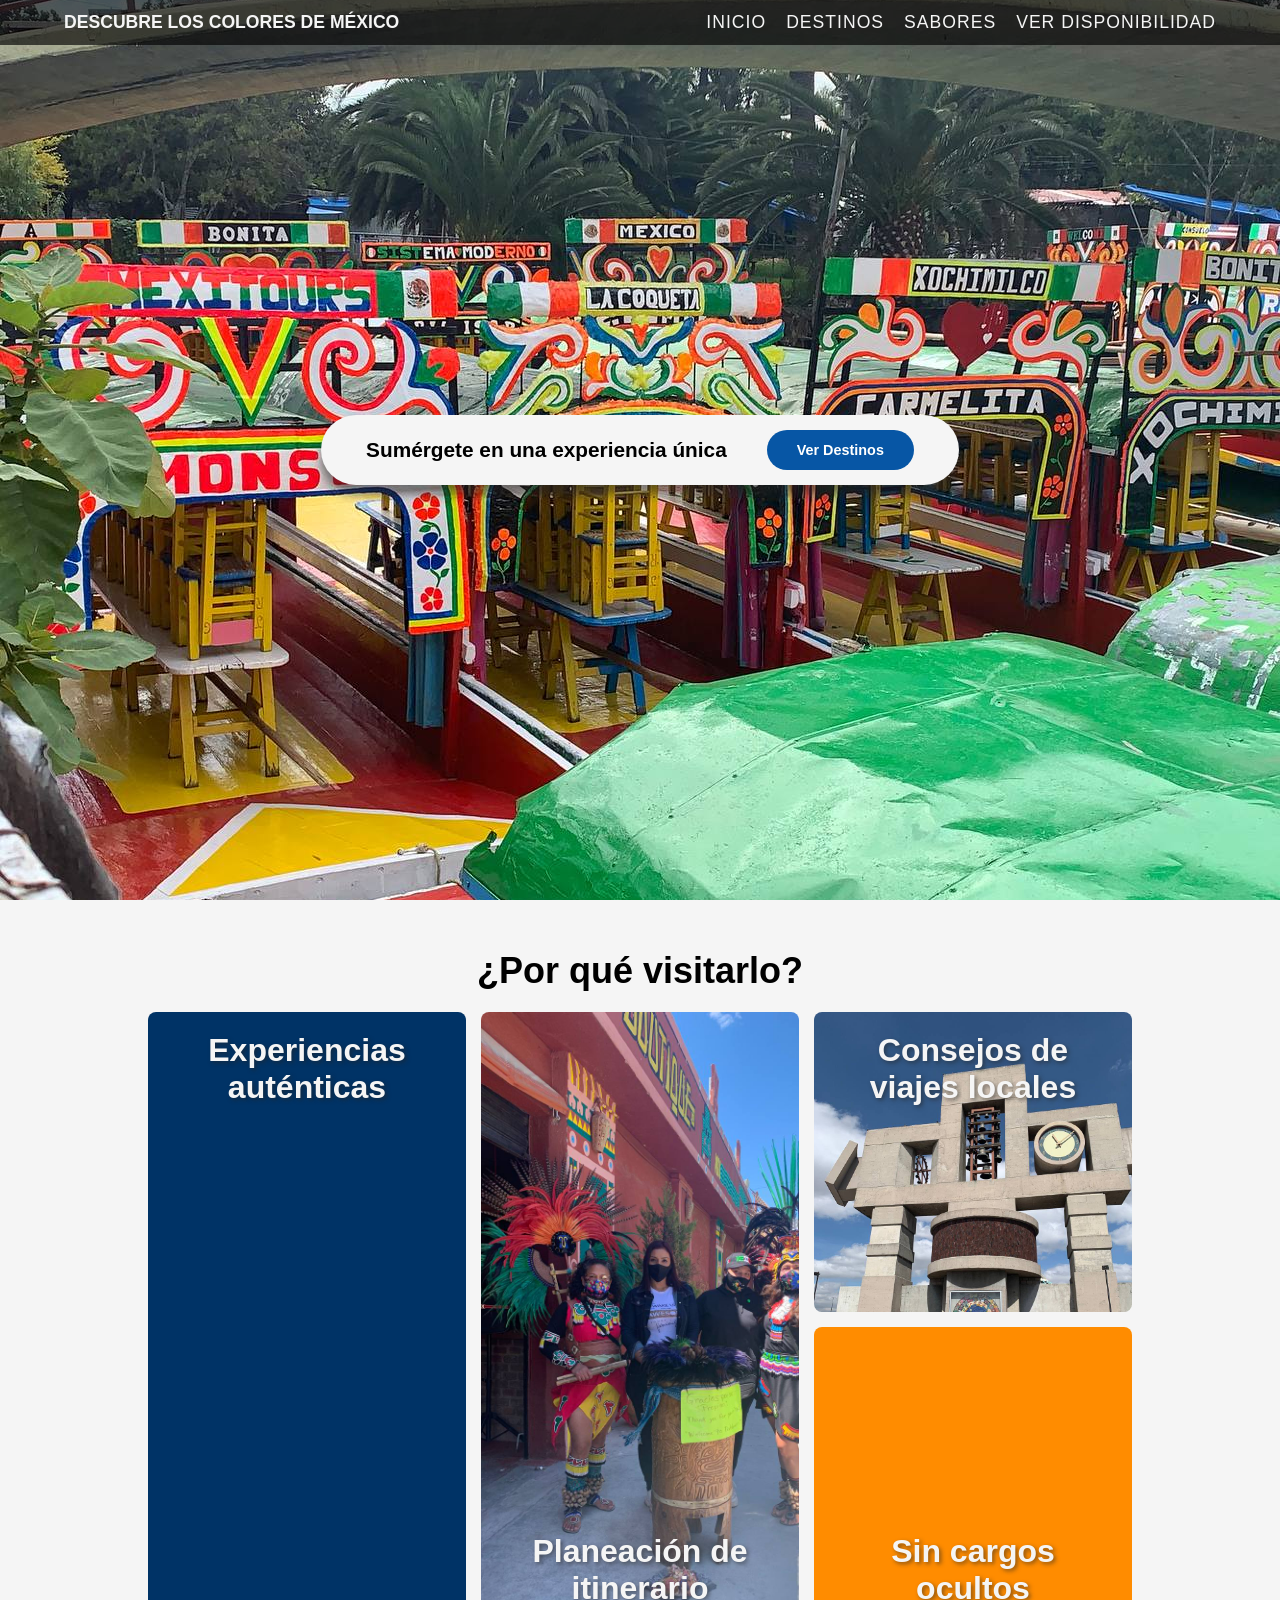
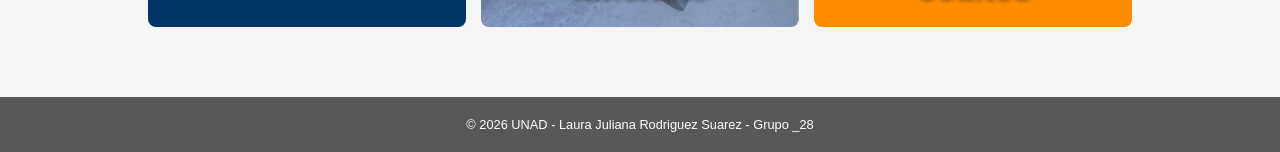
<file: index.html>
<!DOCTYPE html>
<html lang="es">
<head>
    <meta charset="UTF-8">
    <meta name="viewport" content="width=device-width,initial-scale=1.0">
    <title>Los Colores de México | Inicio</title>
    <link rel="stylesheet" href="css/estilos.css">
</head>
<script src="js/script.js"></script>
<body>
    <header class="barra-principal">
        <div> 
            <h1>Descubre los Colores de México</h1>
        </div>
        <nav class="menu-navegacion" aria-label="Navegación principal">
            <ul>
                <li><a href="index.html" aria-label="Ir al inicio">Inicio</a></li>
                <li><a href="destinos.html" aria-label="Ver destinos turísticos">Destinos</a></li>
                <li><a href="sabores.html" aria-label="Conocer platos típicos">Sabores</a></li>
                <li><a href="ver-disponibilidad.html" aria-label="Ver fechas y eventos importantes">Ver Disponibilidad</a></li>
            </ul>
        </nav>
    </header>

    <main>
        <section class="hero-section">
            <div class="contenido-hero">
                <div class="capsula-blanca">
                    <span class="texto-capsula">Sumérgete en una experiencia única</span>
                    <a href="destinos.html" class='boton-azul'>Ver Destinos</a>
                </div>
            </div>
        </section>
        <section class="porque-visitarlo">
            <h2>¿Por qué visitarlo?</h2>
            <div class="grid-layout">
                <article class="tarjeta azul-grande">Experiencias auténticas</article>
                <article class="tarjeta mujeres-central">Planeación de itinerario</article>
                <article class="tarjeta campana-derecha">Consejos de viajes locales</article>
                <article class="tarjeta naranja-pequeña">Sin cargos ocultos</article>
            </div>
        </section>
        
    </main>

    <footer>
        <p>&copy; 2026 UNAD - Laura Juliana Rodriguez Suarez - Grupo _28</p>
    </footer>
</body>
</html>
</file>
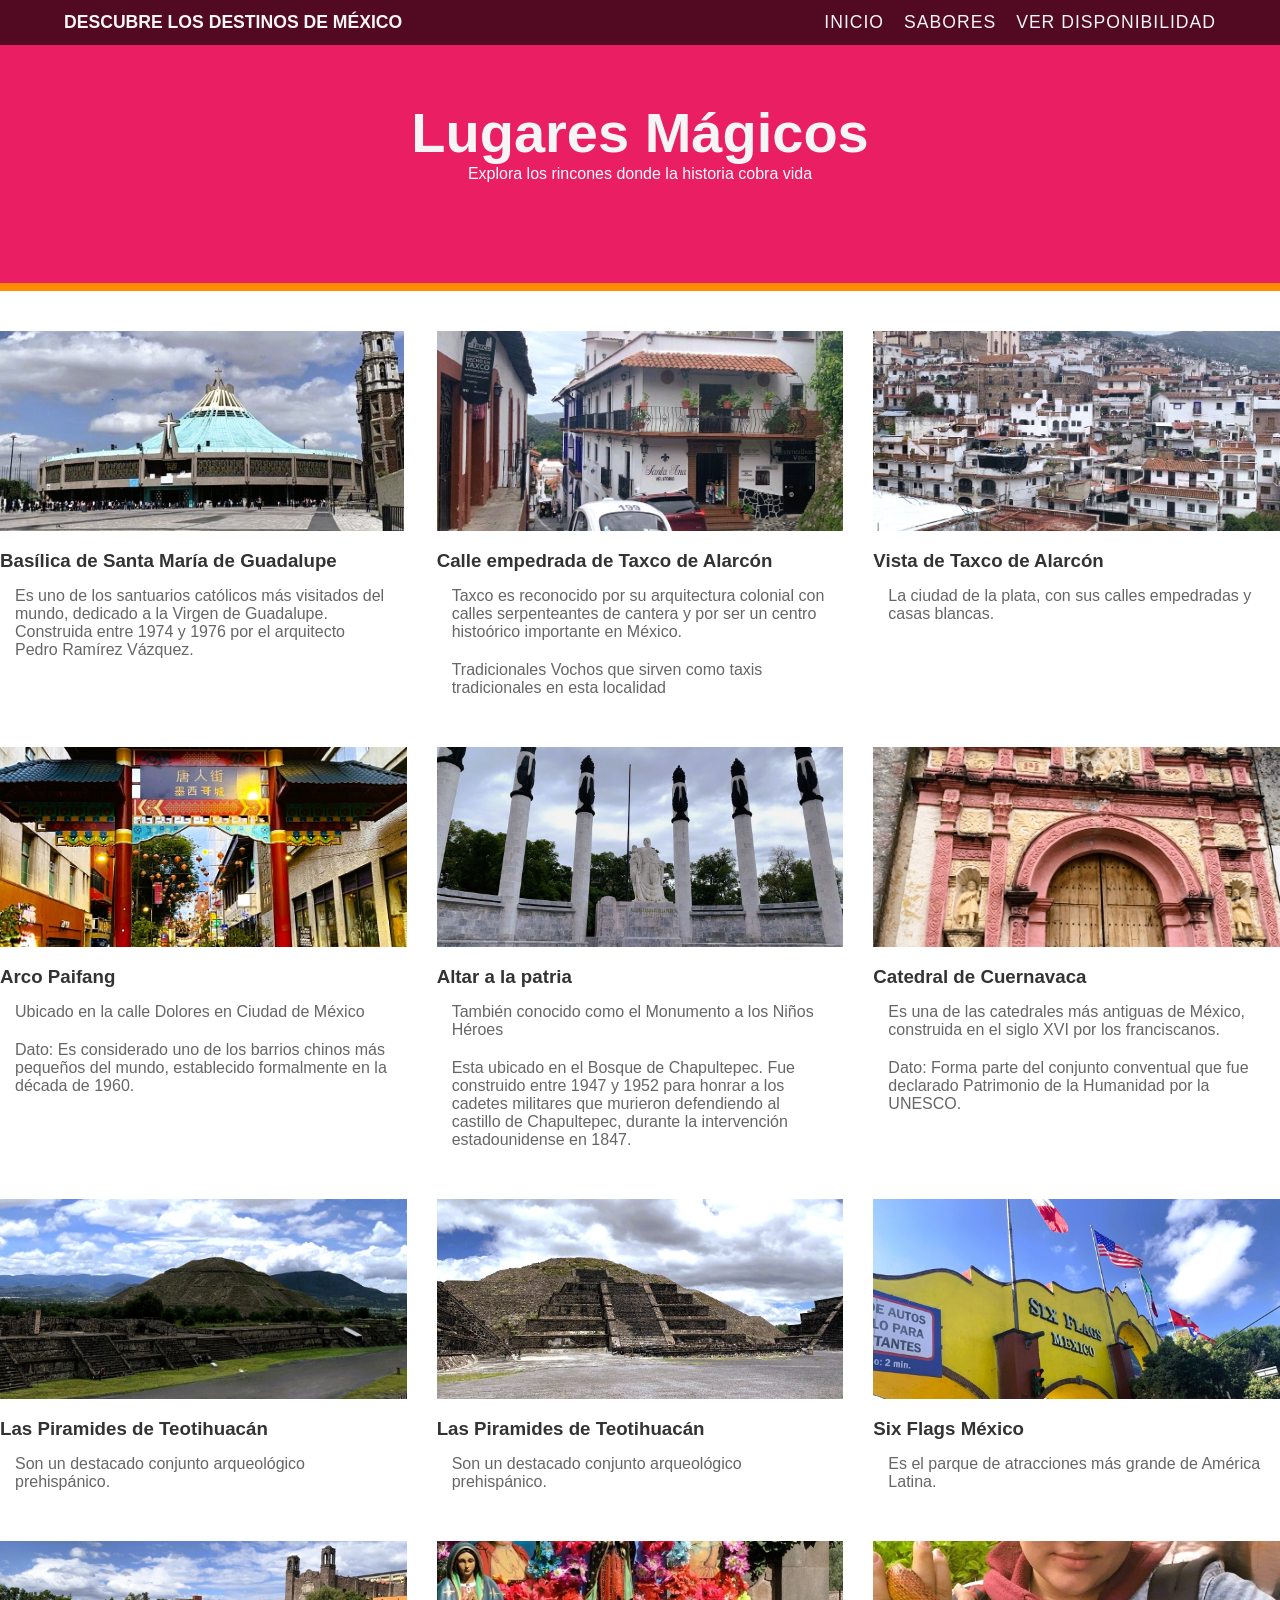
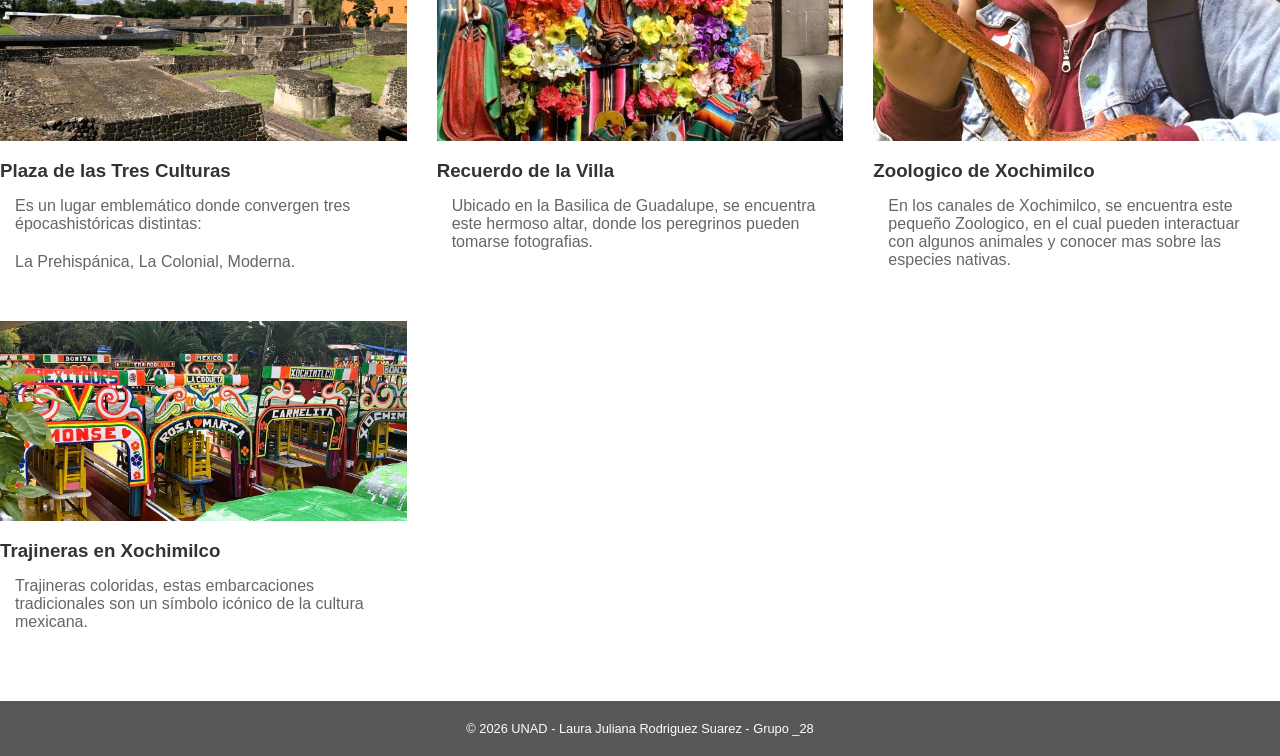
<file: destinos.html>
<!DOCTYPE html>
<html lang="es">
    <head>
    <meta charset="UTF-8">
    <meta name="viewport" content="width=device-width,initial-scale=1.0">
    <title>Destinos Mágicos | Los colores de México</title>
    <link rel="stylesheet" href="css/estilos.css">
</head>
<body>

    <header class="barra-principal">
        <div class="logo">
            <h1>Descubre los destinos de México</h1>
        </div>
        <nav class="menu-navegacion">
            <ul>
                <li><a href="index.html">Inicio</a></li>
                <li><a href="sabores.html">Sabores</a></li>
                <li><a href="ver-disponibilidad.html">Ver Disponibilidad</a></li>
            </ul>
        </nav>
    </header>

    <main>
        <section class="hero-destinos">
            <h2>Lugares Mágicos</h2>
            <p>Explora los rincones donde la historia cobra vida</p>
        </section>

        <section class="contenedor">
            <div class="grid-destinos">
                <article class="tarjeta-destino">
                    <img src="images/Destinos/Basilica de Guadalupe 1.jpg" alt="Basilica de Guadalupe">
                    <h3> Basílica de Santa María de Guadalupe</h3>
                    <p>Es uno de los santuarios católicos más visitados del mundo, dedicado a la Virgen de Guadalupe.
                        Construida entre 1974 y 1976 por el arquitecto Pedro Ramírez Vázquez.</p>
                </article>

                <article class="tarjeta-destino">
                    <img src="images/Destinos/Taxco.jpg" alt="Taxco de Alarcon">
                    <h3> Calle empedrada de Taxco de Alarcón</h3>
                    <p>Taxco es reconocido por su arquitectura colonial con calles serpenteantes de cantera y por ser un centro histoórico
                        importante en México.</p>
                    <p>Tradicionales Vochos que sirven como taxis tradicionales en esta localidad</p>
                </article>

                <article class="tarjeta-destino">
                    <img src="images/Destinos/Taxco de Alarcon.jpg" alt="Taxco de Alarcon">
                    <h3> Vista de Taxco de Alarcón</h3>
                    <p>La ciudad de la plata, con sus calles empedradas y casas blancas.</p>
                </article>

                <article class="tarjeta-destino">
                    <img src="images/Destinos/Barrio Chino Mexico.jpg" alt="Arco Paifang">
                    <h3> Arco Paifang</h3>
                    <p>Ubicado en la calle Dolores en Ciudad de México</p>
                    <p>Dato: Es considerado uno de los barrios chinos más pequeños del mundo, establecido formalmente en la década de 1960.</p>
                </article>

                <article class="tarjeta-destino">
                    <img src="images/Destinos/Altar a la patria Bosque de Chapultepec.jpg" alt="Altar a la patria">
                    <h3> Altar a la patria</h3>
                    <p>También conocido como el Monumento a los Niños Héroes</p>
                    <p>Esta ubicado en el Bosque de Chapultepec. Fue construido entre 1947 y 1952 para honrar a los cadetes militares que murieron defendiendo
                        al castillo de Chapultepec, durante la intervención estadounidense en 1847.
                    </p>
                </article>

                <article class="tarjeta-destino">
                    <img src="images/Destinos/Cuernavaca 2.png" alt="Catedral de Cuernavaca">
                    <h3> Catedral de Cuernavaca</h3>
                    <p>Es una de las catedrales más antiguas de México, construida en el siglo XVI por los franciscanos.</p>
                    <p>Dato: Forma parte del conjunto conventual que fue declarado Patrimonio de la Humanidad por la UNESCO.</p>
                </article>

                <article class="tarjeta-destino">
                    <img src="images/Destinos/Piramides de teotihuacan 1.jpg" alt="Piramides de teotihuacan">
                    <h3>Las Piramides de Teotihuacán</h3>
                    <p>Son un destacado conjunto arqueológico prehispánico.</p>
                </article>

                <article class="tarjeta-destino">
                    <img src="images/Destinos/Piramides de Teotihuacan.jpg" alt="Piramides de teotihuacan">
                    <h3>Las Piramides de Teotihuacán</h3>
                    <p>Son un destacado conjunto arqueológico prehispánico.</p>
                </article>

                <article class="tarjeta-destino">
                    <img src="images/Destinos/Six Flags.jpg" alt="Six Flags">
                    <h3>Six Flags México</h3>
                    <p>Es el parque de atracciones más grande de América Latina.</p>
                </article>

                <article class="tarjeta-destino">
                    <img src="images/Destinos/Tlatelolco.jpg" alt="Tlatelolco">
                    <h3>Plaza de las Tres Culturas</h3>
                    <p>Es un lugar emblemático donde convergen tres épocashistóricas distintas:</p>
                    <p>La Prehispánica, La Colonial, Moderna.</p>
                </article>

                <article class="tarjeta-destino">
                    <img src="images/Destinos/Villa Gustavo A. Madero.jpg" alt="Villa Gustavo A. Madero">
                    <h3>Recuerdo de la Villa</h3>
                    <p>Ubicado en la Basilica de Guadalupe, se encuentra este hermoso altar, donde los peregrinos pueden tomarse fotografias.</p>
                </article>

                <article class="tarjeta-destino">
                    <img src="images/Destinos/Xochimilco 1.jpg" alt="Xochimilco">
                    <h3>Zoologico de Xochimilco</h3>
                    <p>En los canales de Xochimilco, se encuentra este pequeño Zoologico, en el cual pueden interactuar con algunos animales y conocer mas sobre las especies nativas.</p>
                </article>

                <article class="tarjeta-destino">
                    <img src="images/Destinos/Xochimilco.jpg" alt="Xochimilco">
                    <h3>Trajineras en Xochimilco</h3>
                    <p>Trajineras coloridas, estas embarcaciones tradicionales son un símbolo icónico de la cultura mexicana.</p>
                </article>
            </div>
        </section>
    </main>
    <footer>
        <p>&copy; 2026 UNAD - Laura Juliana Rodriguez Suarez - Grupo _28</p>
    </footer>
</body>
</html>
</file>
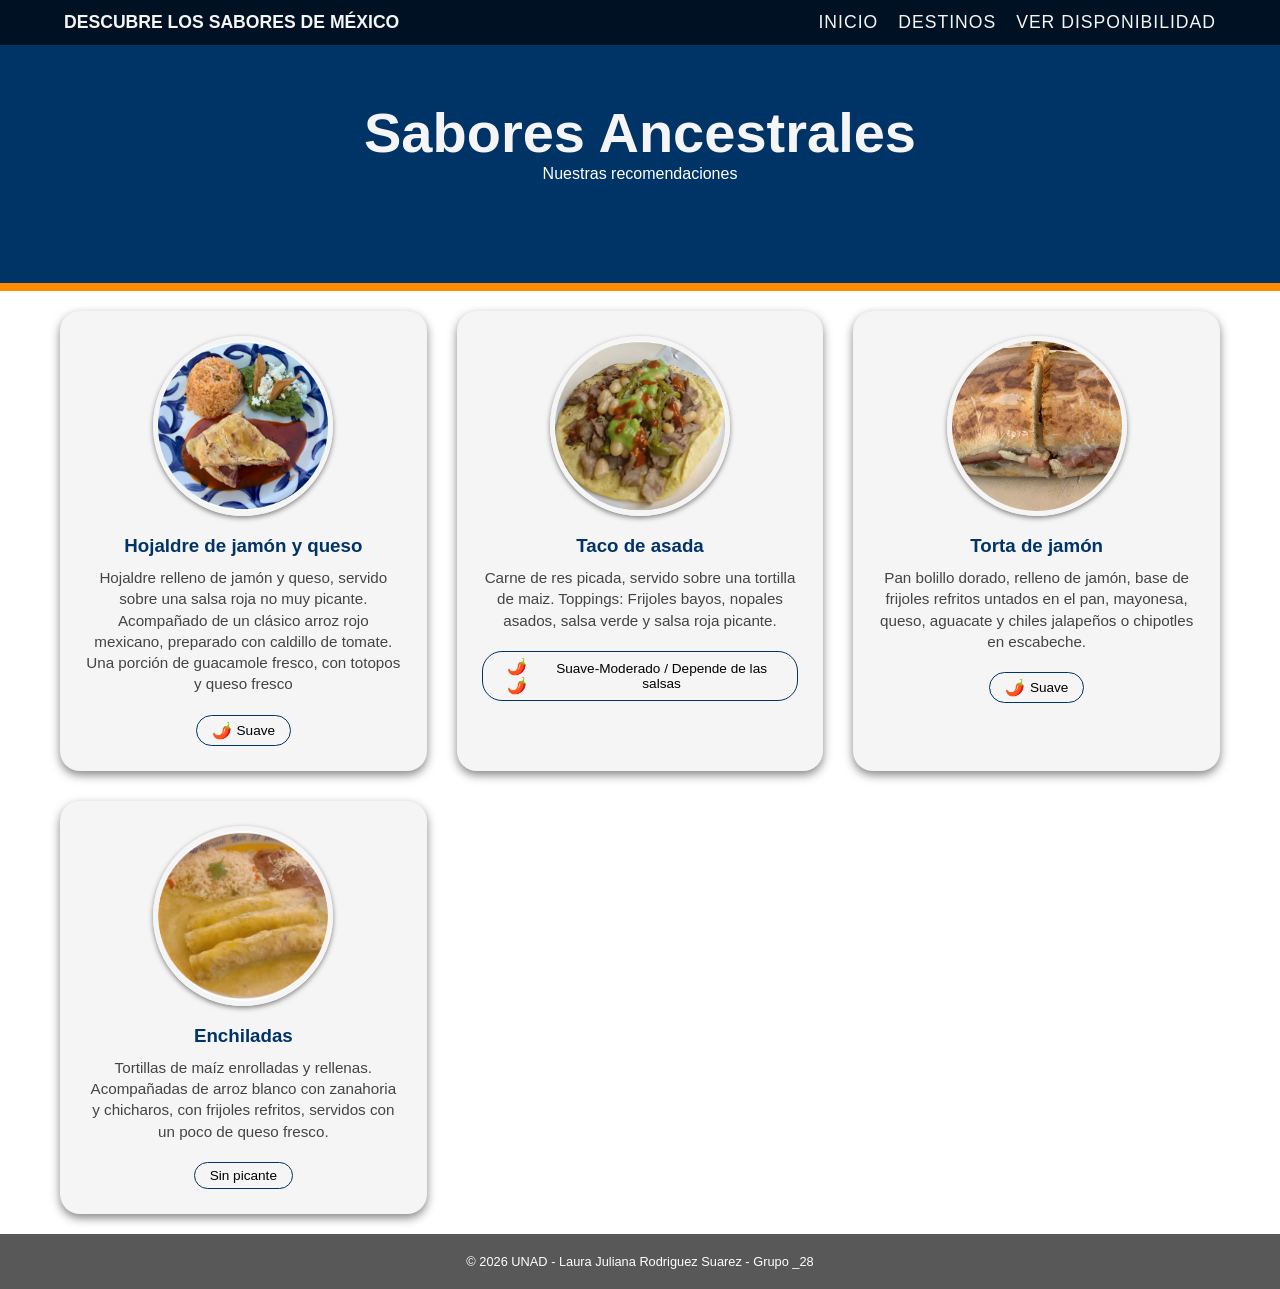
<file: sabores.html>
<!DOCTYPE html>
<html lang="es">
    <head>
    <meta charset="UTF-8">
    <meta name="viewport" content="width=device-width,initial-scale=1.0">
    <title>Sabores Ancestrales | Los colores de México</title>
    <link rel="stylesheet" href="css/estilos.css">
</head>
<body>

    <header class="barra-principal">
        <div class="logo">
            <h1>Descubre los sabores de México</h1>
        </div>
        <nav class="menu-navegacion">
            <ul>
                <li><a href="index.html">Inicio</a></li>
                <li><a href="destinos.html">Destinos</a></li>
                <li><a href="ver-disponibilidad.html">Ver Disponibilidad</a></li>
            </ul>
        </nav>
    </header>

    <main>
        <section class="seccion-sabores">
            <h1>Sabores Ancestrales</h1>
            <p>Nuestras recomendaciones</p>
        </section>
    </main>

    <section class="menu-sabores">
        <div class="contenedor-platos">

            <article class="plato-card">
                <img src="images/Sabores/arrozz.jpg" alt="Hojaldre relleno de jamón y queso" class="foto-plato">
                <h3>Hojaldre de jamón y queso</h3>
                <p>Hojaldre relleno de jamón y queso, servido sobre una salsa roja no muy picante.
                Acompañado de un clásico arroz rojo mexicano, preparado con caldillo de tomate.
                Una porción de guacamole fresco, con totopos y queso fresco</p>
                <div class="nivel-picante">
                    <div class="badge"><span>🌶️</span> Suave</div>
                </div>
            </article>

            <article class="plato-card">
                <img src="images/Sabores/taco.jpg" alt="Taco de  asada" class="foto-plato">
                <h3>Taco de asada</h3>
                <p>Carne de res picada, servido sobre una tortilla de maiz.
                    Toppings: Frijoles bayos, nopales asados, salsa verde y salsa roja picante.</p>
                <div class="nivel-picante">
                    <div class="badge"><span>🌶️🌶️</span> Suave-Moderado / Depende de las salsas</div>
                </div>
            </article>

            <article class="plato-card">
                <img src="images/Sabores/torta de jamon.jpg" alt="Torta de jamón" class="foto-plato">
                <h3>Torta de jamón</h3>
                <p>Pan bolillo dorado, relleno de jamón, base de frijoles refritos untados en el pan, mayonesa,
                     queso, aguacate y chiles jalapeños o chipotles en escabeche.
                </p>
                <div class="nivel-picante">
                    <div class="badge"><span>🌶️</span> Suave</div>
                </div>
            </article>

            <article class="plato-card">
                <img src="images/Sabores/Enchiladas.jpg" alt="Enchiladas" class="foto-plato">
                <h3>Enchiladas</h3>
                <p>Tortillas de maíz enrolladas y rellenas. Acompañadas de arroz blanco con zanahoria y chicharos, 
                con frijoles refritos, servidos con un poco de queso fresco. 
                </p>
                <div class="nivel-picante">
                    <div class="badge">Sin picante</div>
                </div>
            </article>
        </div>
    </section>

    <footer>
        <p>&copy; 2026 UNAD - Laura Juliana Rodriguez Suarez - Grupo _28</p>
    </footer>
</body>
</html>
</file>
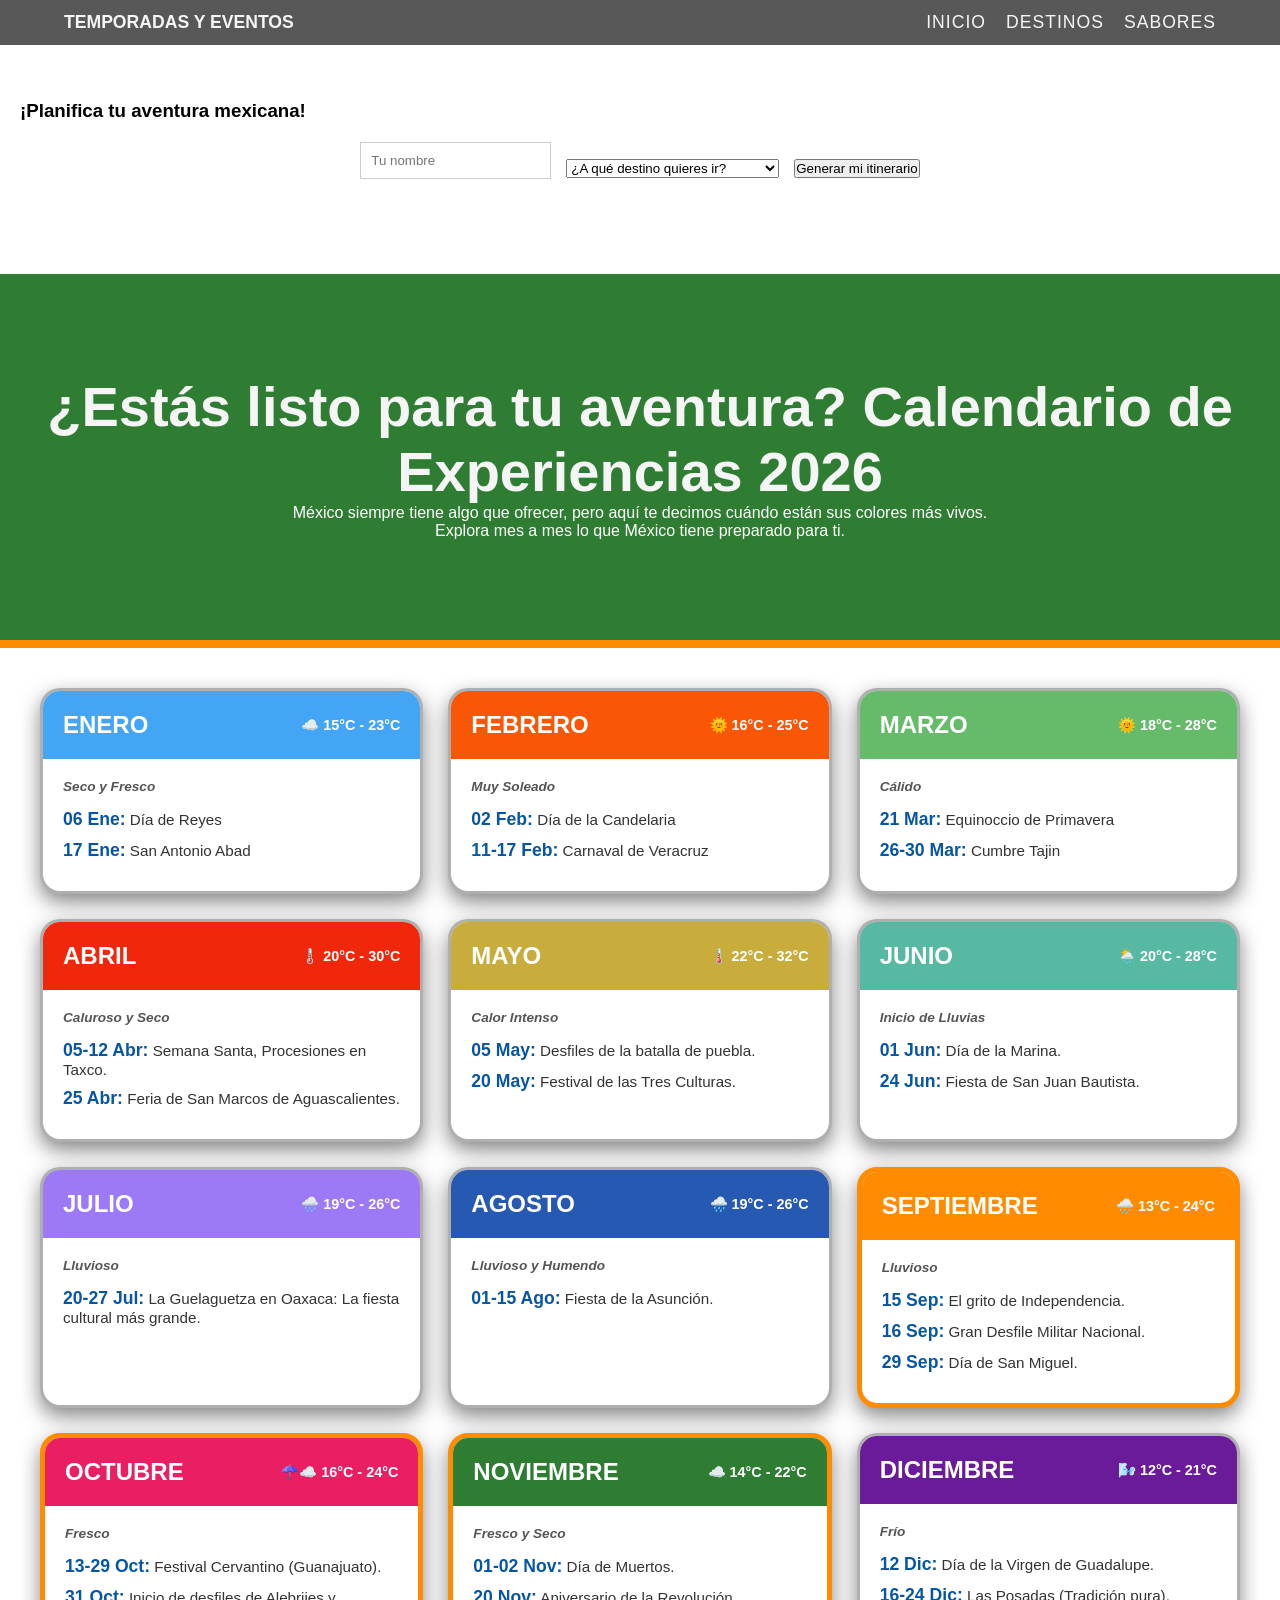
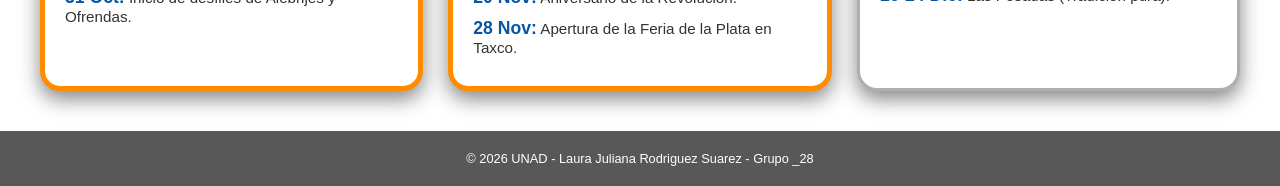
<file: ver-disponibilidad.html>
<!DOCTYPE html>
<html lang="es">
    <head>
    <meta charset="UTF-8">
    <meta name="viewport" content="width=device-width,initial-scale=1.0">
    <title>Cuándo Viajar | Los colores de México</title>
    <link rel="stylesheet" href="css/estilos.css">
    <script src="js/script.js"></script>
</head>
<body>

    <header class="barra-principal">
        <div class="logo">
            <h1>Temporadas y Eventos</h1>
        </div>
        <nav class="menu-navegacion">
            <ul>
                <li><a href="index.html">Inicio</a></li>
                <li><a href="destinos.html">Destinos</a></li>
                <li><a href="sabores.html">Sabores</a></li>
            </ul>
        </nav>
    </header>

    <main>
        <section class="seccion-interactiva"> 
            <h3> ¡Planifica tu aventura mexicana! </h3>
            <div class="formulario-plan">
                <input type="text" id="nombreUsuario" placeholder="Tu nombre">

                <select id="seleccionDestino">
                    <option value="" disabled selected> ¿A qué destino quieres ir?</option>
                    <option value="Xochimilco">Xochimilco (CDMX)</option>
                    <option value="Taxco">Taxco (Guerrero)</option>
                    <option value="Teotihuacán">Teotihuacán (Estado de México)</option>
                    <option value="Coyoacan">Coyoacan (CDMX)</option>
                    <option value="Basílica (CDMX)">Basílica de Guadalupe</option>
                </select>
                <button id="btnPlanear">Generar mi itinerario</button>
            </div>
        </section>

        <div id="modalItinerario" class="modal">
            <div class="modal-content">
                <span class="close-modal">&times;</span>
                <div id="contenidoDinamico"></div>
            </div>
        </div>
    

        <section class="hero-calendario">
            <h2>¿Estás listo para tu aventura? Calendario de Experiencias 2026</h2>
            <p>México siempre tiene algo que ofrecer, pero aquí te decimos cuándo están sus colores más vivos.</p>
            <p>Explora mes a mes lo que México tiene preparado para ti.</p>     
        </section>

        <div class="contenedor-grid">
            <article class="card-mes enero">
                <div class="header-mes">
                    <h3>Enero</h3>
                    <span class="clima">☁️ 15°C - 23°C</span>
                </div>
                <div class="cuerpo-mes">
                    <p class="tip-clima">Seco y Fresco</p>
                    <ul class="lista-eventos">
                        <li><strong>06 Ene:</strong> Día de Reyes</li>
                        <li><strong>17 Ene:</strong> San Antonio Abad</li>
                    </ul>
                </div>
            </article>

            <article class="card-mes febrero">
                <div class="header-mes">
                    <h3>Febrero</h3>
                    <span class="clima">🌞 16°C - 25°C</span>
                </div>
                <div class="cuerpo-mes">
                    <p class="tip-clima">Muy Soleado</p>
                    <ul class="lista-eventos">
                        <li><strong>02 Feb:</strong> Día de la Candelaria</li>
                        <li><strong>11-17 Feb:</strong> Carnaval de Veracruz</li>
                    </ul>
                </div>
            </article>

            <article class="card-mes marzo">
                <div class="header-mes">
                    <h3>Marzo</h3>
                    <span class="clima">🌞 18°C - 28°C</span>
                </div>
                <div class="cuerpo-mes">
                    <p class="tip-clima">Cálido</p>
                    <ul class="lista-eventos">
                        <li><strong>21 Mar:</strong> Equinoccio de Primavera</li>
                        <li><strong>26-30 Mar:</strong> Cumbre Tajin</li>
                    </ul>
                </div>
            </article>

            <article class="card-mes abril">
                <div class="header-mes">
                    <h3>Abril</h3>
                    <span class="clima">🌡️ 20°C - 30°C</span>
                </div>
                <div class="cuerpo-mes">
                    <p class="tip-clima">Caluroso y Seco</p>
                    <ul class="lista-eventos">
                        <li><strong>05-12 Abr:</strong> Semana Santa, Procesiones en Taxco.</li>
                        <li><strong>25 Abr:</strong> Feria de San Marcos de Aguascalientes.</li>
                    </ul>
                </div>
            </article>

            <article class="card-mes mayo">
                <div class="header-mes">
                    <h3>Mayo</h3>
                    <span class="clima">🌡️ 22°C - 32°C</span>
                </div>
                <div class="cuerpo-mes">
                    <p class="tip-clima">Calor Intenso</p>
                    <ul class="lista-eventos">
                        <li><strong>05 May:</strong> Desfiles de la batalla de puebla.</li>
                        <li><strong>20 May:</strong> Festival de las Tres Culturas.</li>
                    </ul>
                </div>
            </article>

            <article class="card-mes junio">
                <div class="header-mes">
                    <h3>Junio</h3>
                    <span class="clima">🌦️ 20°C - 28°C</span>
                </div>
                <div class="cuerpo-mes">
                    <p class="tip-clima">Inicio de Lluvias</p>
                    <ul class="lista-eventos">
                        <li><strong>01 Jun:</strong> Día de la Marina.</li>
                        <li><strong>24 Jun:</strong> Fiesta de San Juan Bautista.</li>
                    </ul>
                </div>
            </article>

            <article class="card-mes julio">
                <div class="header-mes">
                    <h3>Julio</h3>
                    <span class="clima">🌧️ 19°C - 26°C</span>
                </div>
                <div class="cuerpo-mes">
                    <p class="tip-clima">Lluvioso</p>
                    <ul class="lista-eventos">
                        <li><strong>20-27 Jul:</strong> La Guelaguetza en Oaxaca: La fiesta cultural más grande.</li>
                    </ul>
                </div>
            </article>

            <article class="card-mes agosto">
                <div class="header-mes">
                    <h3>Agosto</h3>
                    <span class="clima">🌧️ 19°C - 26°C</span>
                </div>
                <div class="cuerpo-mes">
                    <p class="tip-clima">Lluvioso y Humendo</p>
                    <ul class="lista-eventos">
                        <li><strong>01-15 Ago:</strong> Fiesta de la Asunción.</li>
                    </ul>
                </div>
            </article>

            <article class="card-mes septiembre destacado">
                <div class="header-mes">
                    <h3>Septiembre</h3>
                    <span class="clima">🌧️ 13°C - 24°C</span>
                </div>
                <div class="cuerpo-mes">
                    <p class="tip-clima">Lluvioso</p>
                    <ul class="lista-eventos">
                        <li><strong>15 Sep:</strong> El grito de Independencia.</li>
                        <li><strong>16 Sep:</strong> Gran Desfile Militar Nacional.</li>
                        <li><strong>29 Sep:</strong> Día de San Miguel.</li>
                    </ul>
                </div>
            </article>

            <article class="card-mes octubre destacado">
                <div class="header-mes">
                    <h3>Octubre</h3>
                    <span class="clima">☂️☁️ 16°C - 24°C</span>
                </div>
                <div class="cuerpo-mes">
                    <p class="tip-clima">Fresco</p>
                    <ul class="lista-eventos">
                        <li><strong>13-29 Oct:</strong> Festival Cervantino (Guanajuato).</li>
                        <li><strong>31 Oct:</strong> Inicio de desfiles de Alebrijes y Ofrendas.</li>
                    </ul>
                </div>
            </article>

            <article class="card-mes noviembre destacado">
                <div class="header-mes">
                    <h3>Noviembre</h3>
                    <span class="clima">☁️ 14°C - 22°C</span>
                </div>
                <div class="cuerpo-mes">
                    <p class="tip-clima">Fresco y Seco</p>
                    <ul class="lista-eventos">
                        <li><strong>01-02 Nov:</strong> Día de Muertos.</li>
                        <li><strong>20 Nov:</strong> Aniversario de la Revolución.</li>
                        <li><strong>28 Nov:</strong> Apertura de la Feria de la Plata en Taxco.</li>
                    </ul>
                </div>
            </article>

            <article class="card-mes diciembre">
                <div class="header-mes">
                    <h3>Diciembre</h3>
                    <span class="clima">🌬️ 12°C - 21°C</span>
                </div>
                <div class="cuerpo-mes">
                    <p class="tip-clima">Frío</p>
                    <ul class="lista-eventos">
                        <li><strong>12 Dic:</strong> Día de la Virgen de Guadalupe.</li>
                        <li><strong>16-24 Dic:</strong> Las Posadas (Tradición pura).</li>
                    </ul>
                </div>
            </article>
        </div>
    </main>
    <footer>
        <p>&copy; 2026 UNAD - Laura Juliana Rodriguez Suarez - Grupo _28</p>
    </footer>
</body>
</html>
</file>
<file: css/estilos.css>
* {
    margin: 0;
    padding: 0;
    box-sizing: border-box;
}

:root {
    --negro-transparente: rgba(0, 0, 0, 0.654);
    --naranja-cempasuchil: #FF8C00;
    --azul-talavera: #003366;
    --boton-azul: #0756a5;
    --rosa-mexicano: #E91E63;
    --verde-mexicano: #2e7d32;
    --morado-alebrije: #6a1b9a;
    --blanco-barroco: #f5f5f5;
    --sombreados: #2222228c;
    --texto: #000000;
}

a:focus, button:focus {
    outline: 3px solid var(--naranja-cempasuchil);
    outline-offset: 3px;
}

body,html {
    margin: 0;
    padding: 0;
    height: 100%;
    font-family: 'Segoe UI', sans-serif;
    scroll-behavior: smooth;
}

.barra-principal {
    background-color: var(--negro-transparente);
    display: flex;
    justify-content: space-between;
    align-items: center;
    padding: 12px 5%;
    position: fixed;
    top: 0;
    left: 0;
    right: 0;
    z-index: 1000;
}

.barra-principal h1 {
    color: var(--blanco-barroco);
    font-size: 1.1rem;
    text-transform: uppercase;
    margin: 0;
}

.menu-navegacion ul {
    display: flex;
    list-style: none;
    align-items: center;
    gap: 20px;
    margin: 0;
}

.menu-navegacion a {
    color: var(--blanco-barroco);
    text-decoration: none;
    font-size: 1.1rem;
    letter-spacing: 1px;
    text-transform: uppercase;
}

.boton-azul {
    background-color: var(--boton-azul);
    color: white;
    text-decoration: none;
    padding: 12px 30px;
    border-radius: 100px;
    font-size: 0.9rem;
    font-weight: bold;
    transition: 0.3s;
}

.boton-azul:hover {
    background-color: var(--azul-talavera);
}

.hero-section {
    height: 100vh;
    background: url('../images/inicio/BARCAS.jpg') center center;
    background-size: cover;
    background-position: center;
    display: flex;
    justify-content: center;
    align-items: center;
}

.capsula-blanca{
    background-color: var(--blanco-barroco);
    display: flex;
    align-items: center;
    justify-content: space-between;
    padding: 15px 45px;
    border-radius: 100px;
    width: 100%;
    max-width: 800px;
    box-shadow: 0 10px 10px var(--sombreados);
    gap: 40px;
    margin: 0 auto;
}

.texto-capsula {
    font-size: 1.3rem;
    color:var(--texto);
    font-weight: bold;
}

.porque-visitarlo {
    padding: 50px 10%;
    background-color: var(--blanco-barroco);
    font-size: 1.5rem;
    text-align: center;
}

footer {
    background-color: var(--negro-transparente);
    color: white;
    text-align: center;
    padding: 15px;
    font-size: 0.8rem;
}

.grid-layout {
    display: grid;
    grid-template-columns: repeat(3, 1fr);
    grid-template-rows: auto;
    gap: 15px;
    max-width: 1100px;
    margin:  0 auto;
    padding: 20px;
}
.tarjeta {
    padding: 20px;
    color: var(--blanco-barroco);
    font-weight: bold;
    display: flex;
    background-size: cover;
    background-position: center;
    border-radius: 8px;
    font-size: 2rem;
    text-shadow: 2px 2px 4px var(--sombreados);
    min-height: 300px;
}


.tarjeta.azul-grande {
    grid-column: 1 / 2;
    grid-row: 1 / 3; 
    background-color: var(--azul-talavera);
}

.tarjeta.mujeres-central {
    grid-column: 2 / 3;
    grid-row: 1 / 3;
    background: url('../images/inicio/mujeres.jpg');
    background-size: cover;
    background-repeat: no-repeat;
    align-items: flex-end;
    justify-content: flex-end;
}

.tarjeta.campana-derecha {
    grid-column: 3 / 4;
    grid-row: 1 / 2;
    background: url('../images/inicio/campana.jpg');
    background-size: cover;
    background-repeat: no-repeat;
    align-items: flex-start;
    justify-content: flex-start;
}

.tarjeta.naranja-pequeña {
    grid-column: 3 / 4;
    grid-row: 2 / 3;
    background-color: var(--naranja-cempasuchil);
    align-items: flex-end;
    justify-content: flex-end;
}

.grid-container {
    display: grid;
    grid-template-columns: repeat(auto-fit, minmax(250px, 1fr));
    gap: 20px;
}

.explora {
    background-color: #2d7d32;
    color: white;
}

form {
    display: flex;
    flex-direction: column;
    max-width: 500px;
}

input, textarea {
    margin-bottom: 15px;
    padding: 10px;
    border: 1px solid #ccc;
}

.imagen-circular {
    border-radius: 50%;
}


/*-----------------Apartado de Sabores-----------------*/

.seccion-sabores {
    background-color: var(--azul-talavera);
    color: white;
    padding: 100px 20px;
    text-align: center;
    border-bottom: 8px solid var(--naranja-cempasuchil);
}

.seccion-sabores h1 {
    font-size: 3.5rem;
    color: var(--blanco-barroco);
    margin: 0;
    font-weight: bold;
}

.contenedor-platos {
    display: grid;
    grid-template-columns: repeat(auto-fit, minmax(280px, 1fr));
    gap: 30px;
    max-width: 1200px;
    margin: 0 auto;
    padding: 20px;
}

.plato-card {
    background-color: var(--blanco-barroco);
    padding: 25px;
    border-radius: 20px;
    text-align: center;
    box-shadow: 0 4px 10px var(--sombreados);
    transition: transform 0.3s ease;
}

.plato-card:hover {
    transform: translateY(-5px);
}

.foto-plato {
    width: 180px;
    height: 180px;
    object-fit: cover;
    border-radius: 50%;
    margin-bottom: 15px;
    border: 5px solid var(--blanco-barroco);
    box-shadow: 0 2px 5px var(--sombreados);
}

.plato-card h3 {
    color: var(--azul-talavera);
    margin-bottom: 10px;
}

.plato-card p {
    font-size: 0.95rem;
    color: #444;
    line-height: 1.4;
    min-height: 60px;
}

.nivel-picante {
    display: flex;
    gap: 10px;
    justify-content: center;
    margin-top: 10px;
}

.badge {
    padding: 5px 15px;
    border: 1px solid var(--azul-talavera);
    border-radius: 20px;
    font-size: 0.85rem;
    display: inline-flex;
    align-items: center;
    gap: 5px;
    margin-top: 10px;
}

.badge span {
    font-size: 1rem;
}

/*--------------------Apartado de Destinos--------------------*/

.hero-destinos {
    background-color: var(--rosa-mexicano);
    color: white;
    padding: 100px 20px;
    text-align: center;
    border-bottom: 8px solid var(--naranja-cempasuchil);
}

.hero-destinos h2 {
    font-size: 3.5rem;
    color: var(--blanco-barroco);
    margin: 0;
    font-weight: bold;
}

.grid-destinos {
    display: grid;
    grid-template-columns: repeat(auto-fit, minmax(300px, 1fr));
    gap: 30px;
    margin-top: 40px;
    padding-bottom: 50px;
}

.tarjeta-destino img {
    width: 100%;
    height: 200px;
    object-fit: cover;
}

.tarjeta-destino h3 {
    margin: 15px 0;
    color: #333;
}

.tarjeta-destino p {
    padding: 0 15px 20px;
    color: #666;
}

/*-----------------------Apartado de Ver Disponibilidad-------------------------*/

.hero-calendario {
    background-color: var(--verde-mexicano);
    color: white;
    padding: 100px 20px;
    text-align: center;
    border-bottom: 8px solid var(--naranja-cempasuchil);
}

.hero-calendario h2 {
    font-size: 3.5rem;
    color: var(--blanco-barroco);
    margin: 0;
    font-weight: bold;
}

.contenedor-grid {
    display: grid;
    grid-template-columns: repeat(auto-fit, minmax(300px, 1fr));
    gap: 25px;
    padding: 40px;
    margin-bottom: 0 !important;
}

.card-mes {
    background: white;
    border-radius: 20px;
    border: 3px solid #4444446d;
    overflow: hidden;
    box-shadow: 0 8px 20px var(--sombreados);
    transition: transform 0.3s ease;
}

.card-mes:hover {
    transform: translateY(-10px);
}

.header-mes {
    padding: 20px;
    color: white;
    display: flex;
    justify-content: space-between;
    align-items: center;
}

.header-mes h3 {
    margin: 0;
    font-size: 1.5rem;
    text-transform: uppercase;
}

.clima {
    font-size: 0.9rem;
    font-weight: bold;
}

/*Colores de las tarjetas"*/
.enero .header-mes {background-color: #42a5f5;}
.febrero .header-mes {background-color: #f95605;}
.marzo .header-mes {background-color: #66BB6A;}
.abril .header-mes {background-color: #f1270c;}
.mayo .header-mes {background-color: #be9c13d2;}
.junio .header-mes {background-color: #169d7eb6;}
.julio .header-mes {background-color: #4c0bf08c;}
.agosto .header-mes {background-color: #0540a5dd;}
.septiembre .header-mes {background-color: var(--naranja-cempasuchil);}
.octubre .header-mes {background-color: var(--rosa-mexicano);}
.noviembre .header-mes {background-color: var(--verde-mexicano);}
.diciembre .header-mes {background-color: var(--morado-alebrije);}

footer {
    background-color: var(--negro-transparente);
    color: white;
    text-align: center;
    padding: 20px;
}

.cuerpo-mes {
    padding: 20px;
    text-align: left;
}

.tip-clima {
    font-style: italic;
    color: #555;
    font-size: 0.85rem;
    font-weight: bold;
    margin-bottom: 15px;
    border-bottom: 10px;
}

.lista-eventos {
    list-style: none;
    padding: 0;
}

.lista-eventos li {
    margin-bottom: 10px;
    font-size: 0.95em;
    color: #333;
}

.lista-eventos strong {
    color: var(--boton-azul);
    font-size: 1.10rem;
}

.destacado {
    border: 5px solid var(--naranja-cempasuchil);
}

/*FASE 3 DISEÑO ADAPTABLE*/

:focus {
    outline: 3px solid var(--naranja-cempasuchil);
    outline-offset: 4px;
}

@media (max-width: 768px) {
    .barra-principal {
        flex-direction: column;
        padding: 15px;
        position: static;
    }

    .menu-navegacion a:focus {
        background-color: var(--naranja-cempasuchil);
        color: white;
        padding: 5px;
        border-radius: 4px;
    }

    .menu-navegacion ul {
        flex-direction: column;
        gap: 10px;
        padding: 20px 0;
    }

    .capsula-blanca {
        flex-direction: column;
        border-radius: 25px;
        padding: 20px;
        width: 90%;
        gap: 15px;
        height: auto;
    }

    .texto-capsula {
        font-size: 1.1rem;
        text-align: center;
    }

    .boton-azul {
        width: 100%;
        text-align: center;
        padding: 10px 0;
    }

    .grid-layout {
        grid-template-columns: 1fr !important;
        grid-template-rows: auto;
        padding: 10px;
        gap: 15px;
    }

    .tarjeta {
        grid-column: 1 / -1 !important;
        grid-row: auto !important;
        min-height: 250px;
        font-size: 1.5rem;
    }

    .tarjeta.azul-grande {
        height: 250px;
    }

    .contenedor-grid {
        grid-template-columns: 1fr;
        padding: 15px;
    }

    .hero-section {
        background-attachment: scroll;
        background-position: center;
    }
}

/*FASE 4 DISEÑO DINAMICO*/

.modal {
    display: none; position: fixed; z-index: 1000;
    left: 0; top: 0; width: 100%; height: 100%;
    background-color: rgba(0, 0, 0, 0.7);
}

.modal-content {
    background-color: white;
    margin: 10% auto; padding: 30px;
    border-radius: 15px; width: 60%;
    box-shadow: 0 5px 15px rgba(0, 0, 0, 0.3);
    position: relative;
    font-family: 'Segoe UI', Tahoma, Geneva, Verdana, sans-serif;
}

.close-modal {
    position: absolute; right: 20px; top: 10px;
    font-size: 28px; font-weight: bold; cursor: pointer;
}

.itinerario-grid { display: flex; gap: 20px; margin-top: 20px; }
.col {flex: 1; }
.col h3 {color: #d32f2f; border-bottom: 2px solid #d32f2f; }
.col a { text-decoration: none; color: #1976d2; font-weight: bold; }
.col a:hover { text-underline-offset: 3px; text-decoration: underline; }
.eventos-box { background: #fff3e0; padding: 15px; border-radius: 8px; margin-top: 20px; }

.seccion-interactiva {
    padding: 80px 20px;
    margin-top: 20px;
    clear: both;
    position: relative;
    z-index: 1;
}

.hero-calendario h1 {
    margin-bottom: 40px;
    position: relative;
}

.formulario-plan {
    display: flex;
    flex-wrap: wrap;
    gap: 15px;
    justify-content: center;
    align-items: center;
    margin-top: 20px;
}
</file>
